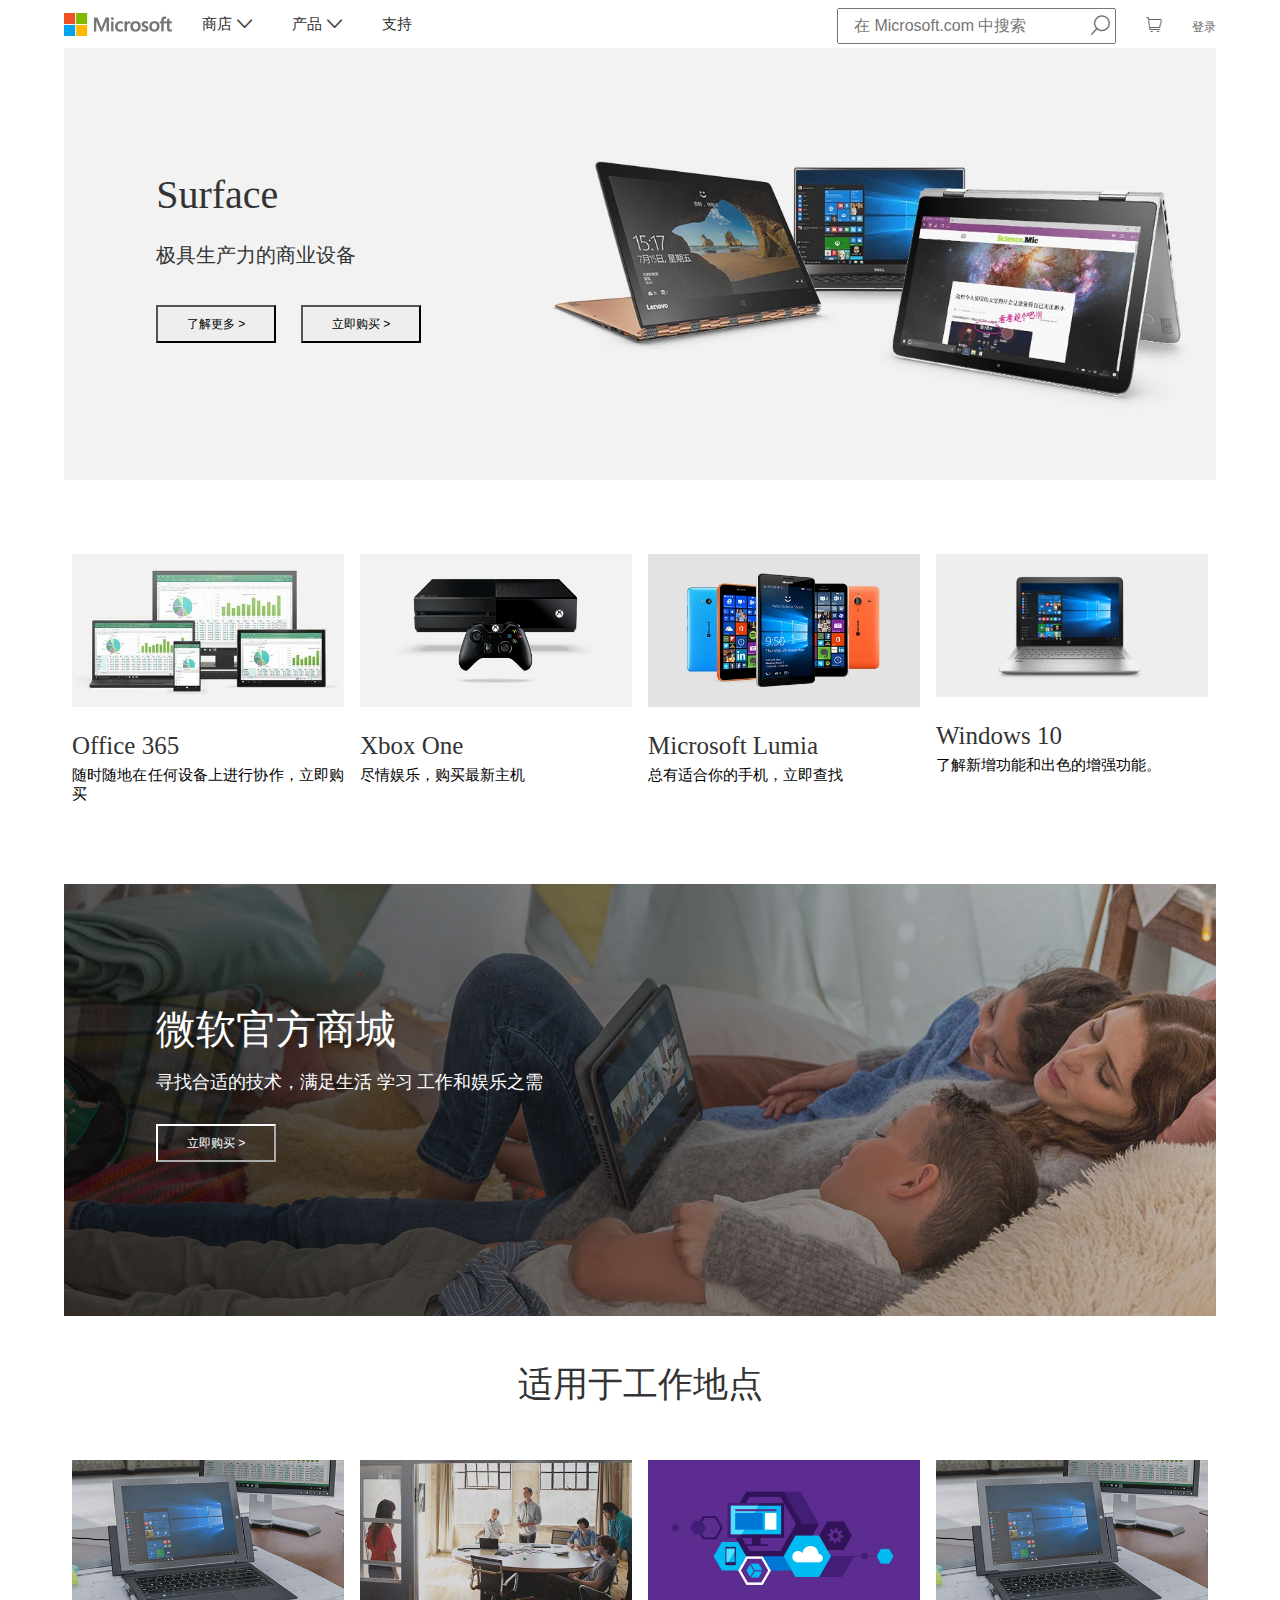
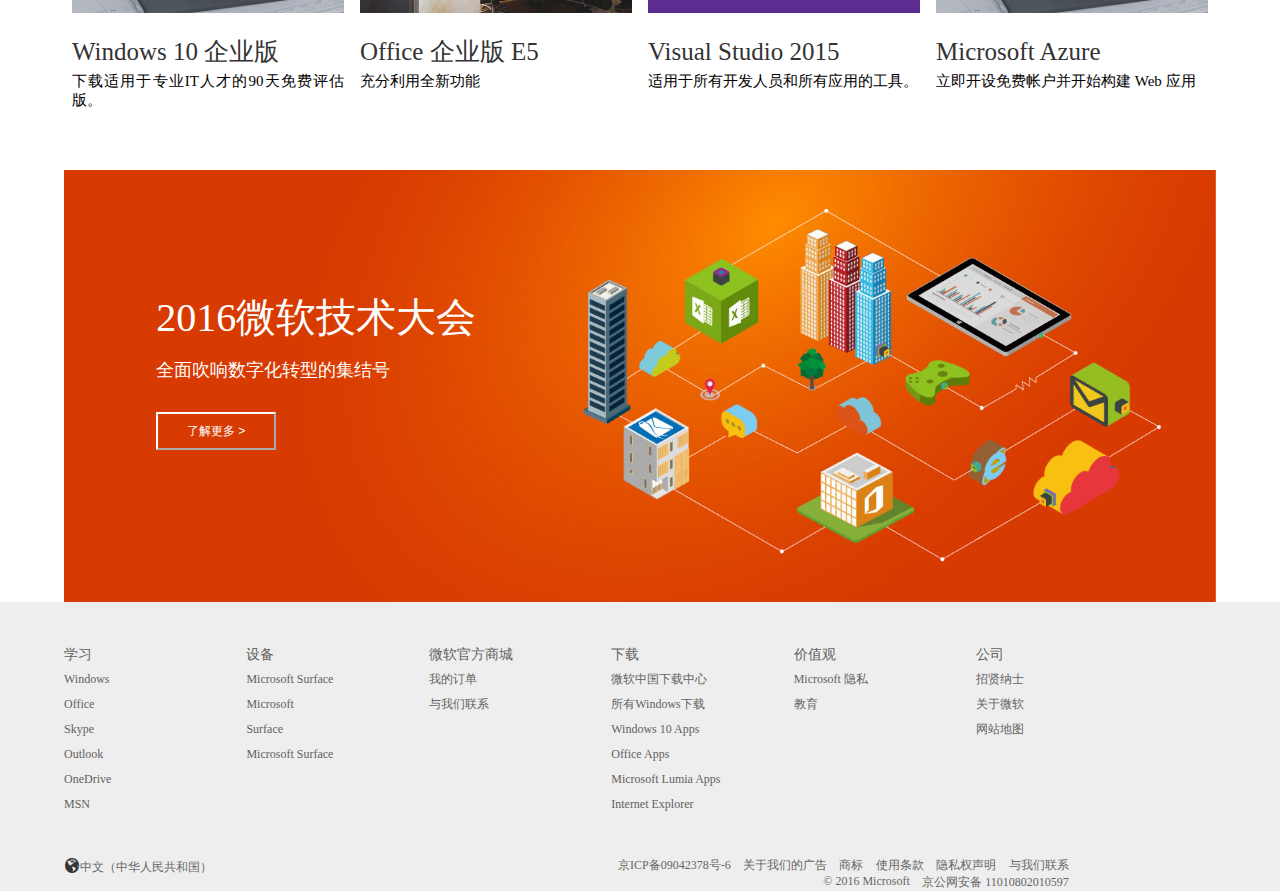
<file: index.html>
<!DOCTYPE html>
<html lang="en">
<head>
	<meta charset="UTF-8">
	<title>微软中国</title>
</head>
<link rel="stylesheet" href="css/iconfont.css">
<link rel="stylesheet" href="css/demo.css">
<link rel="stylesheet" href="css/common.css">
<link rel="stylesheet" type="text/css" media="screen and (min-width: 1060px)" href="css/index.css">
<link rel="stylesheet" type="text/css" media="screen and (min-width: 902px) and (max-width: 1060px)" href="css/index1.css">
<link rel="stylesheet" type="text/css" media="screen and (min-width: 880px) and (max-width: 902px)" href="css/index2.css">
<link rel="stylesheet" type="text/css" media="screen and (min-width: 519px) and (max-width: 880px)" href="css/index3.css">
<link rel="stylesheet" type="text/css" media="screen and (min-width: 519px) and (max-width: 880px)" href="css/index3.css">
<link rel="stylesheet" type="text/css" media="screen and (max-width: 519px)" href="css/index4.css">

<body>
	<!-- header -->
	<header>
		<ul class="nav">
			<li><img src="images/63.jpg" alt=""></li>
			<li class="disno"><a href="#">商店<i class="iconfont">&#xe61e;</i></a></li>
			<li class="disno"><a href="#">产品<i class="iconfont">&#xe61e;</i></a></li>
			<li class="disno"><a href="#">支持</a></li>
		</ul>
		<div class="login">
			<input type="text" placeholder="在 Microsoft.com 中搜索">
			<a href="#"><i class="iconfont iconfont1">&#xe621;</a></i>
			<a href="#"><i class="iconfont iconfont2">&#xe601;</i></a>
			<a href="#"><i class="iconfont iconfont3">&#xe60f;</i></a>
			<a href="##">登录</a>
		</div>
	</header>

	<!-- banner -->
	<div class="banner">
		<img src="images/28.jpg" alt="">
		<ul>
			<li>Surface</li>
			<li>极具生产力的商业设备</li>
			<button>了解更多 > </button><button>立即购买 ></button>
		</ul>
	</div>

	<!-- shopping list -->
	<ul class="list">
		<li>
			<img src="images/27.jpg" alt="">
			<h3>Office 365</h3>
			<p>随时随地在任何设备上进行协作，立即购买</p>
		</li>
		<li>
			<img src="images/24.jpg" alt="">
			<h3>Xbox One</h3>
			<p>尽情娱乐，购买最新主机</p>
		</li>
		<li>
			<img src="images/25.jpg" alt="">
			<h3>Microsoft Lumia</h3>
			<p>总有适合你的手机，立即查找</p>
		</li>
		<li>
			<img src="images/32.jpg" alt="">
			<h3>Windows 10</h3>
			<p>了解新增功能和出色的增强功能。</p>
		</li>
	</ul>
	
	<!-- banner2 -->
	<div class="banner2">
		<img src="images/20.jpg" alt="">
		<ul>
			<li>微软官方商城</li>
			<li>寻找合适的技术，满足生活 学习 工作和娱乐之需 </li>
			<button>立即购买 ></button>
		</ul>
	</div>

	<!-- title -->
	<div class="title">适用于工作地点</div>

	<!-- shopping list2 -->
	<ul class="list2">
		<li>
			<img src="images/23.jpg" alt="">
			<h3>Windows 10 企业版</h3>
			<p>下载适用于专业IT人才的90天免费评估版。</p>
		</li>
		<li>
			<img src="images/22.jpg" alt="">
			<h3>Office 企业版 E5</h3>
			<p>充分利用全新功能</p>
		</li>
		<li>
			<img src="images/68.jpg" alt="">
			<h3>Visual Studio 2015</h3>
			<p>适用于所有开发人员和所有应用的工具。</p>
		</li>
		<li>
			<img src="images/23.jpg" alt="">
			<h3>Microsoft Azure</h3>
			<p>立即开设免费帐户并开始构建 Web 应用</p>
		</li>
	</ul>

	<!-- banner3 -->
	<div class="banner3">
		<img src="images/5.jpg" alt="">
		<ul>
			<li>2016微软技术大会</li>
			<li> 全面吹响数字化转型的集结号 </li>
			<button>了解更多 ></button>
		</ul>
	</div>

	<!-- footer -->
	<footer>
		<div class="footer">
			<ul>
				<li><a href="#">学习<i class="iconfont">&#xe61e;</i></a></li>
				<li><a href="#">Windows</a></li>
				<li><a href="#">Office</a></li>
				<li><a href="#">Skype</a></li>
				<li><a href="#">Outlook</a></li>
				<li><a href="#">OneDrive</a></li>
				<li><a href="#">MSN</a></li>
			</ul>
			<ul>
				<li><a href="#">设备<i class="iconfont">&#xe61e;</i></a></li>
				<li><a href="#">Microsoft Surface</a></li>
				<li><a href="#">Microsoft</a></li>
				<li><a href="#">Surface</a></li>
				<li><a href="#">Microsoft Surface</a></li>
			</ul>
			<ul>
				<li><a href="#">微软官方商城<i class="iconfont">&#xe61e;</i></a></li>
				<li><a href="#">我的订单</a></li>
				<li><a href="#">与我们联系</a></li>
			</ul>
			<ul>
				<li><a href="#">下载<i class="iconfont">&#xe61e;</i></a></li>
				<li><a href="#">微软中国下载中心</a></li>
				<li><a href="#">所有Windows下载</a></li>
				<li><a href="#">Windows 10 Apps</a></li>
				<li><a href="#">Office Apps</a></li>
				<li><a href="#">Microsoft Lumia Apps</a></li>
				<li><a href="#">Internet Explorer</a></li>
			</ul>
			<ul>
				<li><a href="#">价值观<i class="iconfont">&#xe61e;</i></a></li>
				<li><a href="#">Microsoft 隐私</a></li>
				<li><a href="#">教育</a></li>
			</ul>
			<ul>
				<li><a href="#">公司<i class="iconfont">&#xe61e;</i></a></li>
				<li><a href="#">招贤纳士</a></li>
				<li><a href="#">关于微软</a></li>
				<li><a href="#">网站地图</a></li>
			</ul>
		</div>
		<div class="thelast">
			<p class="p1"><i class="iconfont">&#xe603;</i><a href="#">中文（中华人民共和国）</a></p>
			<p class="p2">        
				<a href="#">与我们联系</a>
				<a href="#">隐私权声明</a>
				<a href="#">使用条款</a>
				<a href="#">商标</a>
				<a href="#">关于我们的广告</a>
				<a href="#">京ICP备09042378号-6</a>
				<a href="#">京公网安备 11010802010597</a>
				<a href="#">© 2016 Microsoft</a>
			</p>

		</div>
	</footer>
</body>
</html>
</file>
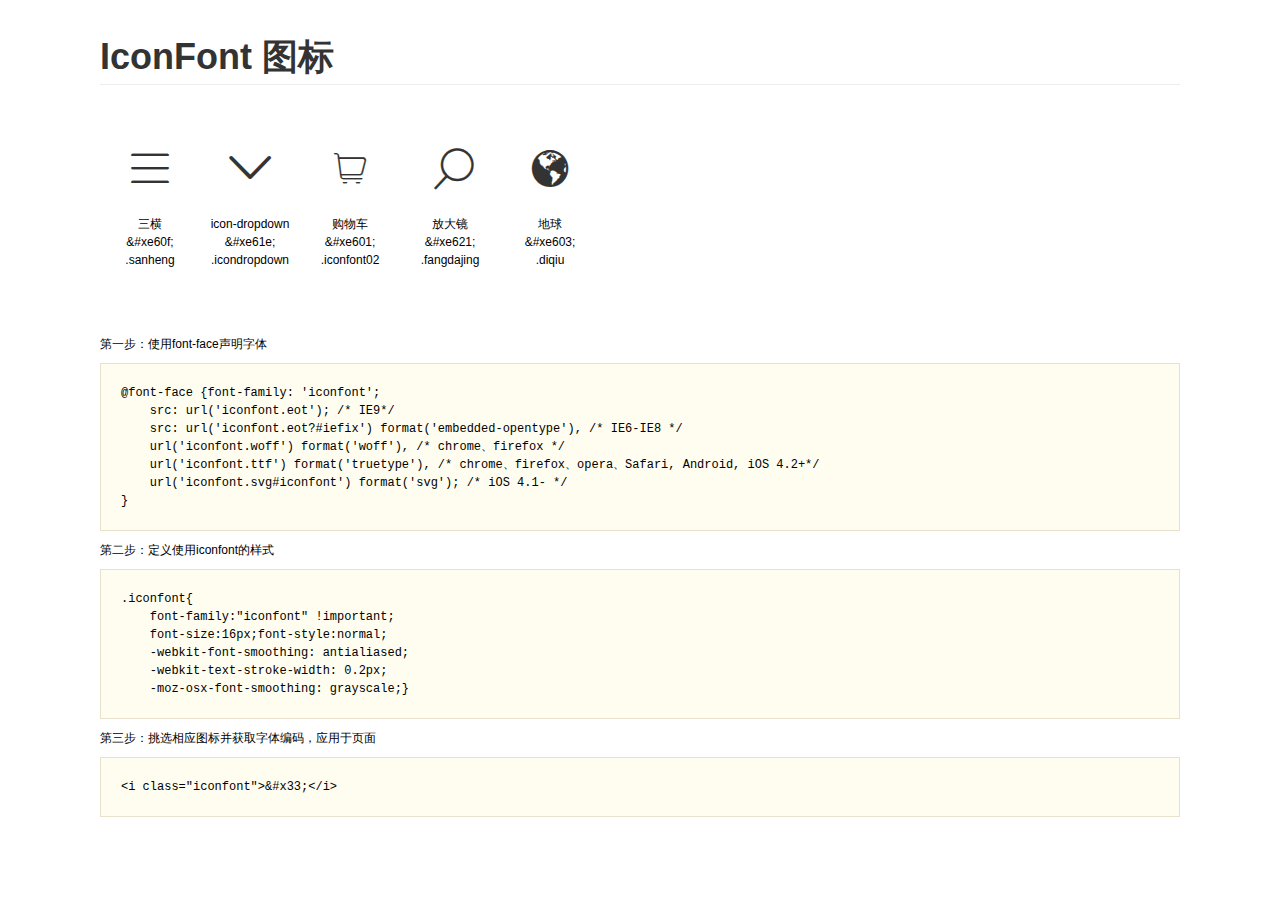
<file: css/demo.html>
<!DOCTYPE html>
<html>
<head>
    <meta charset="utf-8"/>
    <title>IconFont</title>
    <link rel="stylesheet" href="demo.css">
    <link rel="stylesheet" href="iconfont.css">
</head>
<body>
    <div class="main">
        <h1>IconFont 图标</h1>
        <ul class="icon_lists clear">
            
                <li>
                <i class="icon iconfont">&#xe60f;</i>
                    <div class="name">三横</div>
                    <div class="code">&amp;#xe60f;</div>
                    <div class="fontclass">.sanheng</div>
                </li>
            
                <li>
                <i class="icon iconfont">&#xe61e;</i>
                    <div class="name">icon-dropdown</div>
                    <div class="code">&amp;#xe61e;</div>
                    <div class="fontclass">.icondropdown</div>
                </li>
            
                <li>
                <i class="icon iconfont">&#xe601;</i>
                    <div class="name">购物车</div>
                    <div class="code">&amp;#xe601;</div>
                    <div class="fontclass">.iconfont02</div>
                </li>
            
                <li>
                <i class="icon iconfont">&#xe621;</i>
                    <div class="name">放大镜</div>
                    <div class="code">&amp;#xe621;</div>
                    <div class="fontclass">.fangdajing</div>
                </li>
            
                <li>
                <i class="icon iconfont">&#xe603;</i>
                    <div class="name">地球</div>
                    <div class="code">&amp;#xe603;</div>
                    <div class="fontclass">.diqiu</div>
                </li>
            
        </ul>


        <div class="helps">
            第一步：使用font-face声明字体
            <pre>
@font-face {font-family: 'iconfont';
    src: url('iconfont.eot'); /* IE9*/
    src: url('iconfont.eot?#iefix') format('embedded-opentype'), /* IE6-IE8 */
    url('iconfont.woff') format('woff'), /* chrome、firefox */
    url('iconfont.ttf') format('truetype'), /* chrome、firefox、opera、Safari, Android, iOS 4.2+*/
    url('iconfont.svg#iconfont') format('svg'); /* iOS 4.1- */
}
</pre>
第二步：定义使用iconfont的样式
            <pre>
.iconfont{
    font-family:"iconfont" !important;
    font-size:16px;font-style:normal;
    -webkit-font-smoothing: antialiased;
    -webkit-text-stroke-width: 0.2px;
    -moz-osx-font-smoothing: grayscale;}
</pre>
第三步：挑选相应图标并获取字体编码，应用于页面
<pre>
&lt;i class="iconfont"&gt;&amp;#x33;&lt;/i&gt;
</pre>
        </div>

    </div>
</body>
</html>
</file>
<file: css/iconfont.css>
@font-face {font-family: "iconfont";
  src: url('iconfont.eot?t=1477128588'); /* IE9*/
  src: url('iconfont.eot?t=1477128588#iefix') format('embedded-opentype'), /* IE6-IE8 */
  url('iconfont.woff?t=1477128588') format('woff'), /* chrome, firefox */
  url('iconfont.ttf?t=1477128588') format('truetype'), /* chrome, firefox, opera, Safari, Android, iOS 4.2+*/
  url('iconfont.svg?t=1477128588#iconfont') format('svg'); /* iOS 4.1- */
}

.iconfont {
  font-family:"iconfont" !important;
  font-size:16px;
  font-style:normal;
  -webkit-font-smoothing: antialiased;
  -webkit-text-stroke-width: 0.2px;
  -moz-osx-font-smoothing: grayscale;
}
.icon-sanheng:before { content: "\e60f"; }
.icon-icondropdown:before { content: "\e61e"; }
.icon-iconfont02:before { content: "\e601"; }
.icon-fangdajing:before { content: "\e621"; }
.icon-diqiu:before { content: "\e603"; }
</file>
<file: css/common.css>
body, div, dl, dt, dd, ul, ol, li, h1, h2, h3, h4, h5, h6, pre, form, fieldset, input, p, blockquote, th, td ,span{ margin:0; padding:0; }
body { font:12px "微软雅黑"; color:#333; background:#fff;}
fieldset, img { border:0; }
ul { list-style:none; }
h1, h2, h3, h4, h5, h6{ font-size:100%; }
em { font-style:normal; }
input, button, select, textarea { outline:none; } 
textarea { resize:none; }
p{ text-align:justify;}
a { color: #666; text-decoration:none; }
a:hover { color: #f60; text-decoration:none; }
.clearfix:after{content:"";/*里面可以为空、内容的意思*/
				visibility:hidden; /*隐藏*/
				height:0;
				display:block;
				clear:both;
				overflow:hidden;
}

.clearfix{zoom:1;/*这个转为解决IE6的bug的*/}
</file>
<file: css/index.css>
body{font-family: "宋体";}
html,body{height: 100%;}
/* header */
header{width: 90%;height: 48px;margin:auto;}
.nav{float: left;}
.nav li{float: left;}
.nav li a{display:inline-block;line-height: 48px;padding:0 20px;color: #2F2F2F;font-size: 15px}
.nav li a .iconfont{font-size: 15px;display: inline-block;margin-left: 5px;}
.nav li a:hover{background: #eee}
.nav li img{width: 108px;height: 23px;}
.nav li:nth-child(1){margin:13px 10px 0 0}

.login{float: right;height: 48px;line-height: 48px;position: relative;}
.login input{width: 260px;height: 32px;font-size: 16px;padding-left: 15px;}
.login .iconfont1{position: absolute;left: 250px;top: 0px;font-size: 20px;padding:0;}
.login .iconfont2{display: inline-block;padding:0 25px; }
.login a .iconfont2{font-size: 20px}
.login a .iconfont3{display: none;}


/* banner */
.banner{width: 90%;height: 426px;margin:auto;position: relative;}
.banner img{width: 100%;}
.banner ul{position: absolute;left: 8%;top: 25%;}
.banner ul li:nth-child(1){font-size:40px;line-height: 80px ;font-weight: normal;}
.banner ul li:nth-child(2){font-size:20px;line-height: 40px;margin-bottom: 30px }
.banner ul button{width: 120px;height: 38px;margin-right: 25px;border-color: #000;background: #eee}

/* shopping list */
.list{width: 90%;margin:80px auto;display: flex;}
.list li{flex:1;padding:0 8px;}
.list li img{width: 100%;}
.list li h3{font-size: 25px;line-height: 40px;font-weight: normal;margin-top: 15px}
.list li p{font-size: 15px;color: #000}

/* banner2 */
.banner2{width: 90%;height: 426px;margin:auto;position: relative;color: #fff}
.banner2 img{width: 100%;}
.banner2 ul{position: absolute;left: 8%;top: 25%;width: 410px;}
.banner2 ul li:nth-child(1){font-size:40px;line-height: 80px ;font-weight: normal;}
.banner2 ul li:nth-child(2){font-size:18px;margin-bottom: 30px }
.banner2 ul button{width: 120px;height: 38px;color:#fff;border-color: #fff;background: none}

/* title */
.title{width: 90%;text-align: center;height: 150px;line-height: 150px;font-size: 35px;margin:auto;}

/* shopping list2*/
.list2{width: 90%;margin: auto;display: flex;}
.list2 li{flex:1;padding:0 8px;}
.list2 li img{width: 100%;}
.list2 li h3{font-size: 25px;line-height: 40px;font-weight: normal;margin-top: 15px}
.list2 li p{font-size: 15px;color: #000}

/* banner3 */
.banner3{width: 90%;height: 48%;margin:auto;position: relative;color: #fff;margin-top: 60px}
.banner3 img{width: 100%;height: 100%;}
.banner3 ul{position: absolute;left: 8%;top: 25%;width: 410px;}
.banner3 ul li:nth-child(1){font-size:40px;line-height: 80px ;font-weight: normal;}
.banner3 ul li:nth-child(2){font-size:18px;margin-bottom: 30px }
.banner3 ul button{width: 120px;height: 38px;color:#fff;border-color: #fff;background: none}

/* footer */
footer{width: 100%-40px;background: #eee;padding: 40px 0 0 5%}
footer .footer{width: 90%;display: flex;margin-bottom: 40px}
.footer ul{flex:1;}
.footer ul li:nth-child(3){padding:0;}
.footer ul li:nth-child(4){padding:0;}
.footer ul li:nth-child(1) a {font-size: 14px}
.footer ul li a{font-size: 12px;line-height: 25px;color: #626262}
.footer .iconfont{display: none;}
.thelast {width: 90%;display: flex;}
.thelast .p1{width: 27%;height: 30px;}
.thelast .p2{padding-left: 100px}
.thelast .p2 a{margin-right: 2%;float: right;}
</file>
<file: css/index1.css>
body{font-family: "宋体";}
html,body{height: 100%;}
/* header */
header{width: 95%;height: 48px;margin-left:5%;}
.nav{float: left;}
.nav li{float: left;}
.nav li a{display:inline-block;line-height: 48px;padding:0 20px;color: #2F2F2F;font-size: 16px}
.nav li a .iconfont{font-size: 15px;display: inline-block;margin-left: 5px;}
.nav li a:hover{background: #eee}
.nav li img{width: 108px;height: 23px;}
.nav li:nth-child(1){margin:13px 75px 0 0}

.login{float: right;height: 48px;line-height: 48px;position: relative;}
.login input{width: 260px;height: 32px;font-size: 16px;padding-left: 15px;}
.login .iconfont1{position: absolute;left: 250px;top: 0px;font-size: 20px}
.login .iconfont2{display: inline-block;padding:0 25px; }
.login a .iconfont2{font-size: 20px}
.login a .iconfont3{display: none;}

/* banner */
.banner{width: 100%;height: 90%;}
.banner img{width: 100%;height: 65%;display: block;}
.banner ul{width: 100%;height: 35%;background: #e6e6e6;text-align: center;padding-top:5% }
.banner ul li:nth-child(1){font-size:30px;line-height: 60px ;font-weight: normal;}
.banner ul li:nth-child(2){font-size:20px;line-height: 40px;margin-bottom: 30px }
.banner ul button{width: 120px;height: 38px;margin-right: 25px;border-color: #333;background: #eee}

/* shopping list */
.list{width: 100%;margin:80px auto;display: flex;flex-wrap: wrap;}
.list li{margin:6% 0 3% 3%; width: 45%;}
.list li img{width: 100%;}
.list li h3{font-size: 25px;line-height: 40px;font-weight: normal;margin-top: 15px}
.list li p{font-size: 15px;color: #000}
 
/* banner2 */
.banner2{width: 100%;height: 90%;}
.banner2 img{width: 100%;height: 65%;display: block;}
.banner2 ul{width: 100%;height: 35%;background: #333333;text-align: center;padding-top:5% ;color: #fff}
.banner2 ul li:nth-child(1){font-size:30px;line-height: 60px ;font-weight: normal;}
.banner2 ul li:nth-child(2){font-size:20px;line-height: 40px;margin-bottom: 30px }
.banner2 ul button{width: 120px;height: 38px;margin-right: 25px;border-color: #fff;background: #333;color: #fff}


/* title */
.title{width: 100%;text-align: center;font-size: 35px;margin-top: 120px}

/* shopping list2*/
.list2{width: 100%;display: flex;flex-wrap: wrap ;}
.list2 li{margin:6% 0 3% 3% ;width: 45%;}
.list2 li img{width: 100%;}
.list2 li h3{font-size: 25px;line-height: 40px;font-weight: normal;margin-top: 15px}
.list2 li p{font-size: 15px;color: #000}

/* banner3 */
.banner3{width: 100%;height: 90%;}
.banner3 img{width: 100%;height: 62%;display: block;}
.banner3 ul{width: 100%;height: 38%;background: #333333;text-align: center;padding-top:5% ;color: #fff}
.banner3 ul li:nth-child(1){font-size:30px;line-height: 60px ;font-weight: normal;}
.banner3 ul li:nth-child(2){font-size:20px;line-height: 40px;margin-bottom: 30px }
.banner3 ul button{width: 120px;height: 38px;margin-right: 25px;border-color: #fff;background: #333333;color: #fff}


/* footer */
footer{width: 100%-40px;background: #eee;padding: 40px 0 0 5%}
footer .footer{width: 100%;display: flex;margin-bottom: 40px}
.footer ul{flex:1;}
.footer ul li:nth-child(3){padding:0;}
.footer ul li:nth-child(4){padding:0;}
.footer ul li:nth-child(1) a {font-size: 14px}
.footer ul li a{font-size: 12px;line-height: 25px;color: #626262}

.thelast {width: 100%;display: flex;}
.thelast .p1{width: 27%;height: 30px;}
.thelast .p2{padding-left: 100px;margin-right: 5%}
.thelast .p2 a{margin-right: 2%;float: right;}
</file>
<file: css/index2.css>
body{font-family: "宋体";}
html,body{height: 100%;}
/* header */
header{width: 99%;height: 48px;margin-left:1%;}
.nav{float: left;}
.nav li{float: left;}
.nav .disno{display: none;}
.nav li img{width: 108px;height: 23px;}
.nav li:nth-child(1){margin:13px 75px 0 0}

.login{float: right;height: 48px;line-height: 48px;}
.login input{display: none;}
.login a{display: block;float: left;padding:0 10px;}
.login a .iconfont{font-size: 20px}
/* banner */
.banner{width: 100%;height: 90%;}
.banner img{width: 100%;height: 65%;display: block;}
.banner ul{width: 100%;height: 35%;background: #e6e6e6;text-align: center;padding-top:5% }
.banner ul li:nth-child(1){font-size:30px;line-height: 60px ;font-weight: normal;}
.banner ul li:nth-child(2){font-size:20px;line-height: 40px;margin-bottom: 30px }
.banner ul button{width: 120px;height: 38px;margin-right: 25px;border-color: #333;background: #eee}

/* shopping list */
.list{width: 100%;margin:80px auto;display: flex;flex-wrap: wrap;}
.list li{margin:6% 0 3% 3%; width: 45%;}
.list li img{width: 100%;}
.list li h3{font-size: 25px;line-height: 40px;font-weight: normal;margin-top: 15px}
.list li p{font-size: 15px;color: #000}
 
/* banner2 */
.banner2{width: 100%;height: 90%;}
.banner2 img{width: 100%;height: 65%;display: block;}
.banner2 ul{width: 100%;height: 35%;background: #333333;text-align: center;padding-top:5% ;color: #fff}
.banner2 ul li:nth-child(1){font-size:30px;line-height: 60px ;font-weight: normal;}
.banner2 ul li:nth-child(2){font-size:20px;line-height: 40px;margin-bottom: 30px }
.banner2 ul button{width: 120px;height: 38px;margin-right: 25px;border-color: #fff;background: #333;color: #fff}


/* title */
.title{width: 100%;text-align: center;font-size: 35px;margin-top: 120px}

/* shopping list2*/
.list2{width: 100%;display: flex;flex-wrap: wrap ;}
.list2 li{margin:6% 0 3% 3% ;width: 45%;}
.list2 li img{width: 100%;}
.list2 li h3{font-size: 25px;line-height: 40px;font-weight: normal;margin-top: 15px}
.list2 li p{font-size: 15px;color: #000}

/* banner3 */
.banner3{width: 100%;height: 90%;}
.banner3 img{width: 100%;height: 62%;display: block;}
.banner3 ul{width: 100%;height: 38%;background: #333333;text-align: center;padding-top:5% ;color: #fff}
.banner3 ul li:nth-child(1){font-size:30px;line-height: 60px ;font-weight: normal;}
.banner3 ul li:nth-child(2){font-size:20px;line-height: 40px;margin-bottom: 30px }
.banner3 ul button{width: 120px;height: 38px;margin-right: 25px;border-color: #fff;background: #333333;color: #fff}


/* footer */
footer{width: 100%-40px;background: #eee;padding: 40px 0 0 5%}
footer .footer{width: 100%;display: flex;flex-wrap: wrap ;}
.footer ul{width: 33%;margin-bottom: 5%}
.footer ul li:nth-child(3){padding:0;}
.footer ul li:nth-child(4){padding:0;}
.footer ul li:nth-child(1) a {font-size: 14px}
.footer ul li a{font-size: 12px;line-height: 25px;color: #626262}

.thelast {width: 100%;}
.thelast .p1{width: 27%;height: 30px;}
.thelast .p2{width: 80%;line-height: 30px;}
.thelast .p2 a{margin-right: 2%;}
</file>
<file: css/index3.css>
body{font-family: "宋体";}
html,body{height: 100%;}
/* header */
header{width: 99%;height: 48px;margin-left:1%;}
.nav{float: left;}
.nav li{float: left;}
.nav .disno{display: none;}
.nav li img{width: 108px;height: 23px;}
.nav li:nth-child(1){margin:13px 75px 0 0}

.login{float: right;height: 48px;line-height: 48px;}
.login input{display: none;}
.login a{display: block;float: left;padding:0 10px;}
.login a .iconfont{font-size: 20px}
/* banner */
.banner{width: 100%;height: 90%;}
.banner img{width: 100%;height: 45%;display: block;}
.banner ul{width: 100%;height: 35%;background: #e6e6e6;text-align: center;padding-top:5% }
.banner ul li:nth-child(1){font-size:30px;line-height: 60px ;font-weight: normal;}
.banner ul li:nth-child(2){font-size:20px;line-height: 40px;margin-bottom: 30px }
.banner ul button{width: 120px;height: 38px;margin-right: 25px;border-color: #333;background: #eee}

/* shopping list */
.list{width: 100%;margin-top:-6%;display: flex;flex-wrap: wrap;}
.list li{margin:6% 0 3% 3%; width: 45%;}
.list li img{width: 100%;}
.list li h3{font-size: 25px;line-height: 40px;font-weight: normal;margin-top: 15px}
.list li p{font-size: 15px;color: #000}
 
/* banner2 */
.banner2{width: 100%;height: 90%;margin-top: 10%}
.banner2 img{width: 100%;height: 40%;display: block;}
.banner2 ul{width: 100%;height: 35%;background: #333333;text-align: center;padding-top:5% ;color: #fff}
.banner2 ul li:nth-child(1){font-size:30px;line-height: 60px ;font-weight: normal;}
.banner2 ul li:nth-child(2){font-size:20px;line-height: 40px;margin-bottom: 30px }
.banner2 ul button{width: 120px;height: 38px;margin-right: 25px;border-color: #fff;background: #333;color: #fff}


/* title */
.title{width: 100%;text-align: center;font-size: 35px;margin-top: -80px}

/* shopping list2*/
.list2{width: 100%;display: flex;flex-wrap: wrap ;}
.list2 li{margin:6% 0 3% 3%; width: 45%;}
.list2 li img{width: 100%;}
.list2 li h3{font-size: 25px;line-height: 40px;font-weight: normal;margin-top: 15px}
.list2 li p{font-size: 15px;color: #000}

/* banner3 */
.banner3{width: 100%;height: 90%;margin-top: 10%}
.banner3 img{width: 100%;height: 40%;display: block;}
.banner3 ul{width: 100%;height: 38%;background: #333333;text-align: center;padding-top:5% ;color: #fff}
.banner3 ul li:nth-child(1){font-size:30px;line-height: 60px ;font-weight: normal;}
.banner3 ul li:nth-child(2){font-size:20px;line-height: 40px;margin-bottom: 30px }
.banner3 ul button{width: 120px;height: 38px;margin-right: 25px;border-color: #fff;background: #333333;color: #fff}


/* footer */
footer{width: 100%-40px;background: #eee;padding: 40px 0 0 5%}
footer .footer{width: 100%;display: flex;flex-wrap: wrap ;}
.footer ul{width: 33%;margin-bottom: 5%}
.footer ul li:nth-child(3){padding:0;}
.footer ul li:nth-child(4){padding:0;}
.footer ul li:nth-child(1) a {font-size: 14px}
.footer ul li a{font-size: 12px;line-height: 25px;color: #626262}
.footer .iconfont{display: none;}
.thelast {width: 100%;}
.thelast .p1{width: 27%;height: 30px;}
.thelast .p2{width: 80%;line-height: 30px;}
.thelast .p2 a{margin-right: 2%;}
</file>
<file: css/index4.css>
body{font-family: "宋体";}
html,body{height: 100%;}
/* header */
header{width: 99%;height: 48px;margin-left:1%;}
.nav{float: left;}
.nav li{float: left;}
.nav .disno{display: none;}
.nav li img{width: 108px;height: 23px;}
.nav li:nth-child(1){margin:13px 0 0 0}

.login{float: right;height: 48px;line-height: 48px;}
.login input{display: none;}
.login a{display: block;float: left;padding:0 10px;}
.login a .iconfont{font-size: 20px}
/* banner */
.banner{width: 100%;height: 90%;}
.banner img{width: 100%;height: 45%;display: block;}
.banner ul{width: 100%;height: 35%;background: #e6e6e6;text-align: center;padding-top:5% }
.banner ul li:nth-child(1){font-size:30px;line-height: 60px ;font-weight: normal;}
.banner ul li:nth-child(2){font-size:20px;line-height: 40px;margin-bottom: 30px }
.banner ul button{width: 120px;height: 38px;margin-right: 25px;border-color: #333;background: #eee}

/* shopping list */
.list{width: 100%;margin-top:-6%;display: flex;flex-wrap: wrap;}
.list li{margin:6% 0 3% 5%; width: 90%;}
.list li img{width: 100%;}
.list li h3{font-size: 25px;line-height: 40px;font-weight: normal;margin-top: 15px}
.list li p{font-size: 15px;color: #000}
 
/* banner2 */
.banner2{width: 100%;height: 90%;margin-top: 10%}
.banner2 img{width: 100%;height: 40%;display: block;}
.banner2 ul{width: 100%;height: 35%;background: #333333;text-align: center;padding-top:5% ;color: #fff}
.banner2 ul li:nth-child(1){font-size:30px;line-height: 60px ;font-weight: normal;}
.banner2 ul li:nth-child(2){font-size:20px;line-height: 40px;margin-bottom: 30px }
.banner2 ul button{width: 120px;height: 38px;margin-right: 25px;border-color: #fff;background: #333;color: #fff}


/* title */
.title{width: 100%;text-align: center;font-size: 35px;margin-top: -80px}

/* shopping list2*/
.list2{width: 100%;display: flex;flex-wrap: wrap ;}
.list2 li{margin:6% 0 3% 5%; width: 90%;}
.list2 li img{width: 100%;}
.list2 li h3{font-size: 25px;line-height: 40px;font-weight: normal;margin-top: 15px}
.list2 li p{font-size: 15px;color: #000}

/* banner3 */
.banner3{width: 100%;height: 90%;margin-top: 10%}
.banner3 img{width: 100%;height: 40%;display: block;}
.banner3 ul{width: 100%;height: 38%;background: #333333;text-align: center;padding-top:5% ;color: #fff}
.banner3 ul li:nth-child(1){font-size:30px;line-height: 60px ;font-weight: normal;}
.banner3 ul li:nth-child(2){font-size:20px;line-height: 40px;margin-bottom: 30px }
.banner3 ul button{width: 120px;height: 38px;margin-right: 25px;border-color: #fff;background: #333333;color: #fff}


/* footer */
footer{width: 100%-40px;background: #eee;padding: 40px 0 0 5%}
footer .footer{width: 100%;}
.footer ul{width: 33%;margin-bottom: 5%}
.footer ul li:nth-child(2),.footer ul li:nth-child(3),
.footer ul li:nth-child(4),.footer ul li:nth-child(5),.footer ul li:nth-child(6),.footer ul li:nth-child(7){display: none}

.footer ul li:nth-child(1) a {font-size: 14px}
.footer ul li a{font-size: 12px;line-height: 25px;color: #626262}
.footer .iconfont{margin-left: 5%;font-size: 10px}
.thelast {width: 100%;}
.thelast .p1{width: 97%;height: 30px;}
.thelast .p2{width: 80%;line-height: 30px;}
.thelast .p2 a{margin-right: 2%;}
</file>
<file: css/demo.css>
*{margin: 0;padding: 0;list-style: none;}
/*
KISSY CSS Reset
理念：1. reset 的目的不是清除浏览器的默认样式，这仅是部分工作。清除和重置是紧密不可分的。
2. reset 的目的不是让默认样式在所有浏览器下一致，而是减少默认样式有可能带来的问题。
3. reset 期望提供一套普适通用的基础样式。但没有银弹，推荐根据具体需求，裁剪和修改后再使用。
特色：1. 适应中文；2. 基于最新主流浏览器。
维护：玉伯<lifesinger@gmail.com>, 正淳<ragecarrier@gmail.com>
 */

/** 清除内外边距 **/
body, h1, h2, h3, h4, h5, h6, hr, p, blockquote, /* structural elements 结构元素 */
dl, dt, dd, ul, ol, li, /* list elements 列表元素 */
pre, /* text formatting elements 文本格式元素 */
form, fieldset, legend, button, input, textarea, /* form elements 表单元素 */
th, td /* table elements 表格元素 */ {
  margin: 0;
  padding: 0;
}

/** 设置默认字体 **/
body,
button, input, select, textarea /* for ie */ {
  font: 12px/1.5 tahoma, arial, \5b8b\4f53, sans-serif;
}
h1, h2, h3, h4, h5, h6 { font-size: 100%; }
address, cite, dfn, em, var { font-style: normal; } /* 将斜体扶正 */
code, kbd, pre, samp { font-family: courier new, courier, monospace; } /* 统一等宽字体 */
small { font-size: 12px; } /* 小于 12px 的中文很难阅读，让 small 正常化 */

/** 重置列表元素 **/
ul, ol { list-style: none; }

/** 重置文本格式元素 **/
a { text-decoration: none; }
a:hover { text-decoration: underline; }


/** 重置表单元素 **/
legend { color: #000; } /* for ie6 */
fieldset, img { border: 0; } /* img 搭车：让链接里的 img 无边框 */
button, input, select, textarea { font-size: 100%; } /* 使得表单元素在 ie 下能继承字体大小 */
/* 注：optgroup 无法扶正 */

/** 重置表格元素 **/
table { border-collapse: collapse; border-spacing: 0; }

/* 清除浮动 */
.ks-clear:after, .clear:after {
  content: '\20';
  display: block;
  height: 0;
  clear: both;
}
.ks-clear, .clear {
  *zoom: 1;
}

.main {padding: 30px 100px;}
.main h1{font-size:36px; color:#333; text-align:left;margin-bottom:30px; border-bottom: 1px solid #eee;}

.helps{margin-top:40px;}
.helps pre{
  padding:20px;
  margin:10px 0;
  border:solid 1px #e7e1cd;
  background-color: #fffdef;
  overflow: auto;
}

.icon_lists li{
  float:left;
  width: 100px;
  height:180px;
  text-align: center;
}
.icon_lists .icon{
  font-size: 42px;
  line-height: 100px;
  margin: 10px 0;
  color:#333;
  -webkit-transition: font-size 0.25s ease-out 0s;
  -moz-transition: font-size 0.25s ease-out 0s;
  transition: font-size 0.25s ease-out 0s;

}
.icon_lists .icon:hover{
  font-size: 100px;
}
</file>
